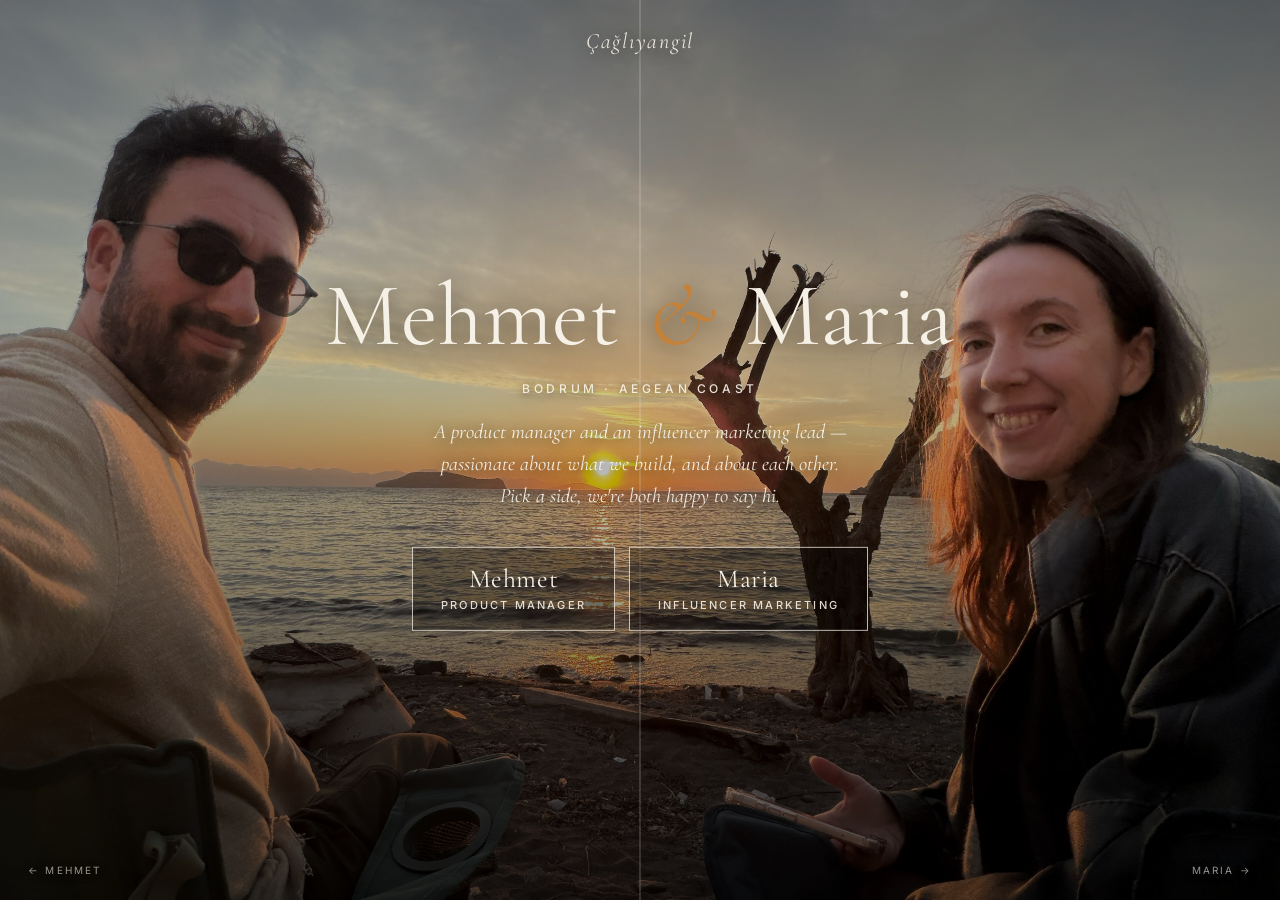
<file: index.html>
<!DOCTYPE html>
<html lang="en">
<head>
  <meta charset="UTF-8" />
  <title>Çağlıyangil</title>
  <meta http-equiv="refresh" content="0; url=./main/" />
  <link rel="canonical" href="./main/" />
</head>
<body>
  <p>Redirecting to <a href="./main/">main</a>…</p>
  <script>location.replace('./main/');</script>
</body>
</html>
</file>
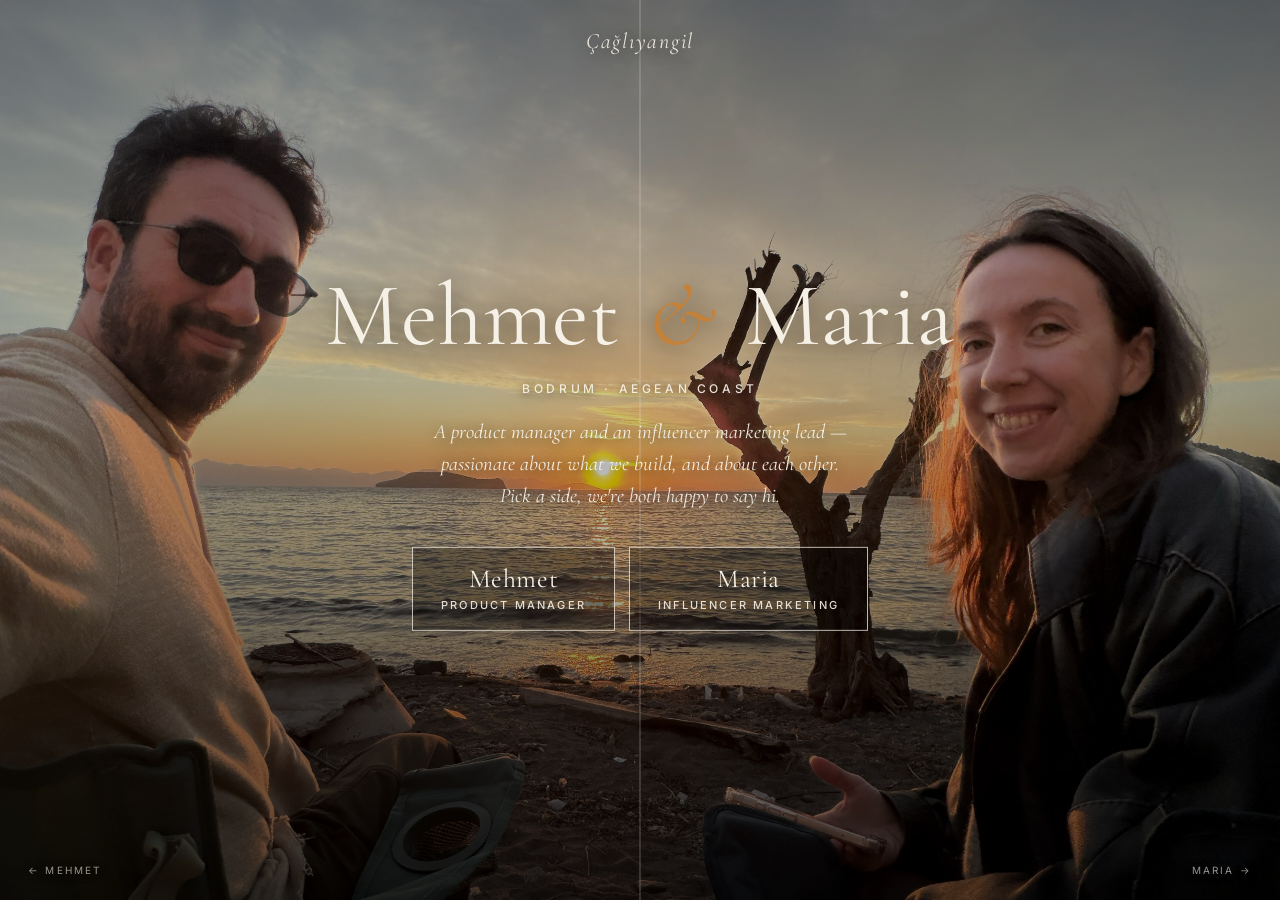
<file: main/index.html>
<!DOCTYPE html>
<html lang="en">
<head>
  <meta charset="UTF-8" />
  <meta name="viewport" content="width=device-width, initial-scale=1.0" />
  <title>Çağlıyangil · Mehmet & Maria</title>
  <link rel="preconnect" href="https://fonts.googleapis.com" />
  <link rel="preconnect" href="https://fonts.gstatic.com" crossorigin />
  <link href="https://fonts.googleapis.com/css2?family=Cormorant+Garamond:ital,wght@0,300;0,400;0,500;1,300;1,400&family=Inter:wght@300;400;500;600&display=swap" rel="stylesheet" />
  <link rel="stylesheet" href="./style.css" />
</head>
<body>
  <main class="split">
    <picture>
      <source media="(max-width: 720px)" srcset="./assets/IMG_0153.jpg" />
      <img src="./assets/IMG_4780.jpg" alt="Mehmet and Maria" class="hero" />
    </picture>

    <div class="overlay" aria-hidden="true"></div>

    <span class="brand">Çağlıyangil</span>

    <a class="half half-left desktop-only" href="https://mehmet.cagliyangil.com" aria-label="Mehmet's page"></a>
    <a class="half half-right desktop-only" href="https://maria.cagliyangil.com" aria-label="Maria's page"></a>

    <span class="divider desktop-only" aria-hidden="true"></span>

    <section class="center">
      <h1 class="center-title">
        <span class="title-desktop">Mehmet <span class="amp">&amp;</span> Maria</span>
        <span class="title-mobile">Maria <span class="amp">&amp;</span> Mehmet</span>
      </h1>
      <p class="center-sub">Bodrum · Aegean Coast</p>
      <p class="center-lede">
        A product manager and an influencer marketing lead — passionate about
        what we build, and about each other. Pick a side, we're both happy to
        say hi.
      </p>
      <div class="ctas">
        <a class="cta cta-mehmet" href="https://mehmet.cagliyangil.com">
          <span class="cta-label">Mehmet</span>
          <span class="cta-sub">Product Manager</span>
        </a>
        <a class="cta cta-maria" href="https://maria.cagliyangil.com">
          <span class="cta-label">Maria</span>
          <span class="cta-sub">Influencer Marketing</span>
        </a>
      </div>
    </section>

    <footer class="hints desktop-only">
      <span class="hint hint-left">← Mehmet</span>
      <span class="hint hint-right">Maria →</span>
    </footer>
  </main>
</body>
</html>
</file>
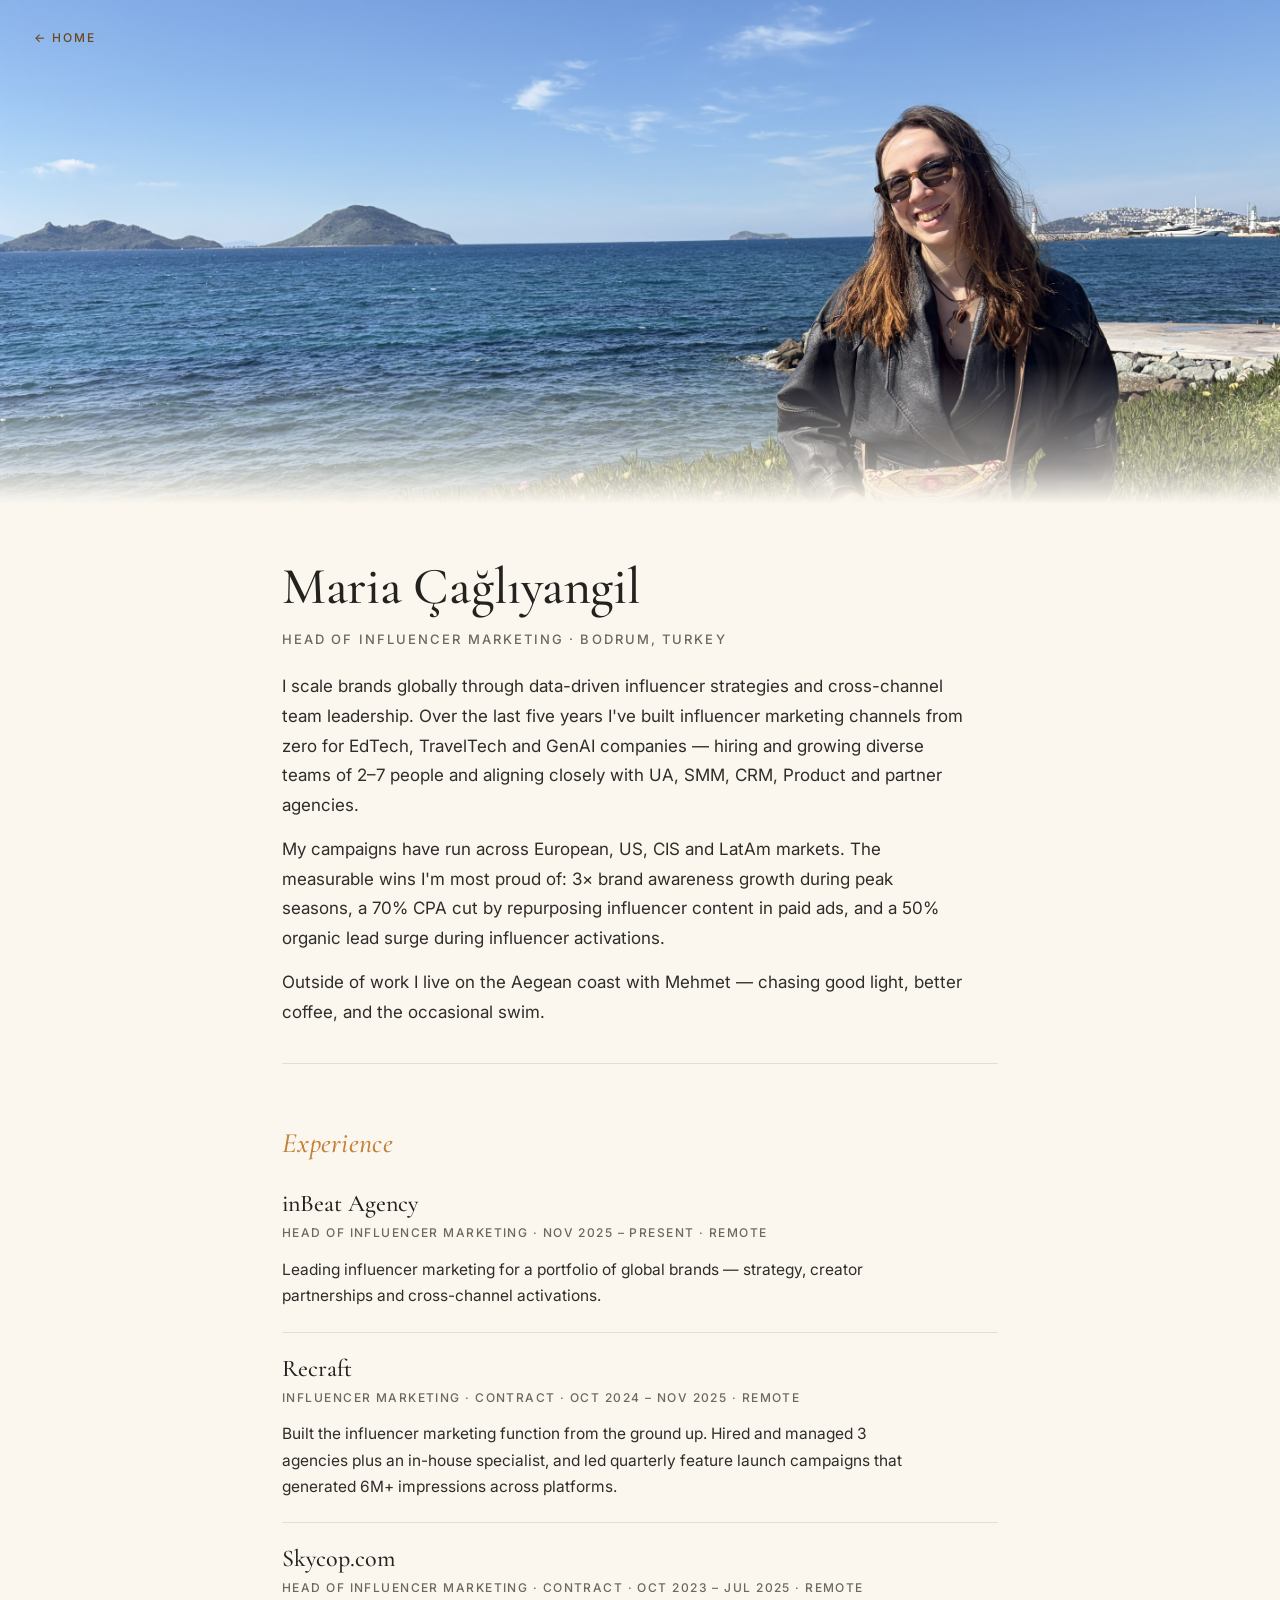
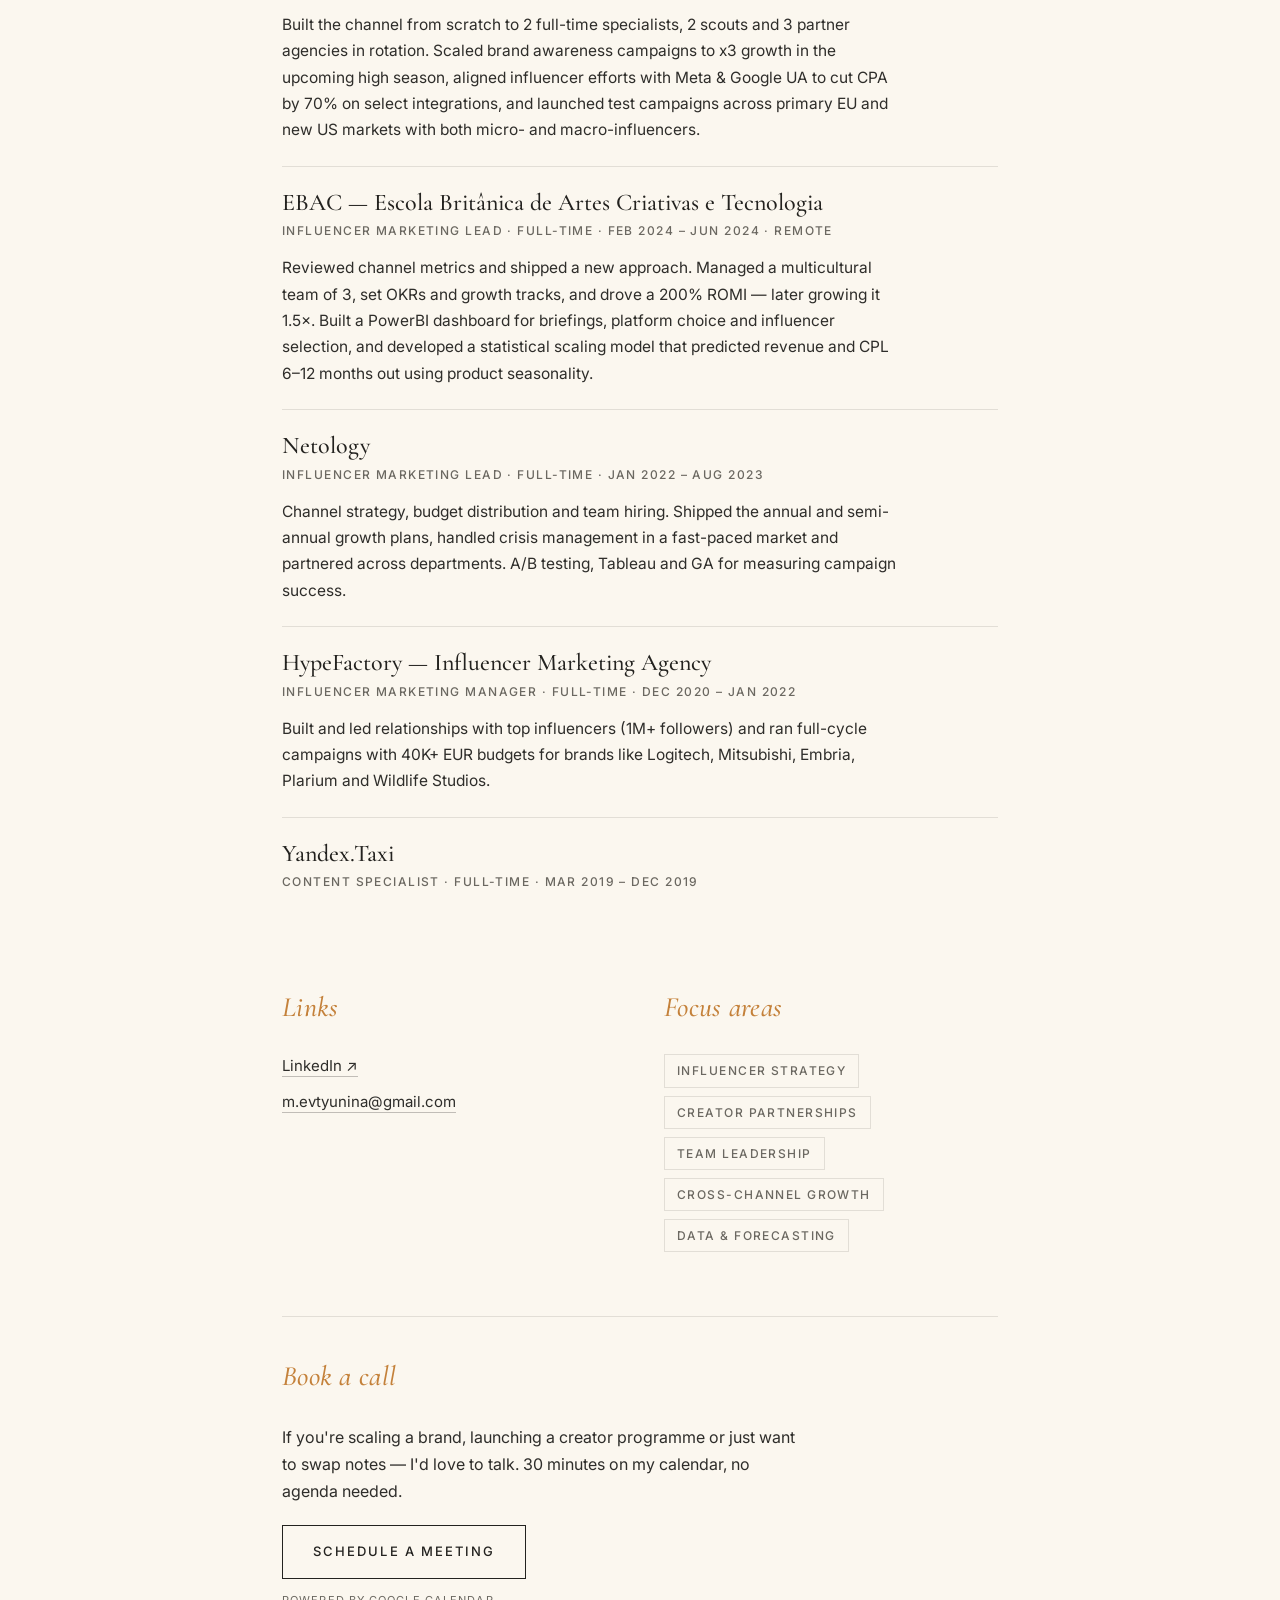
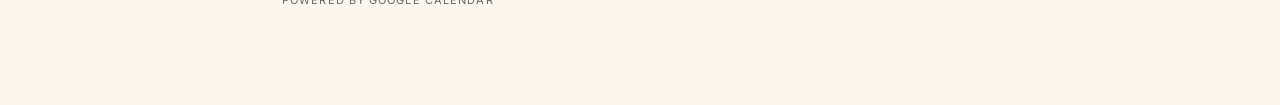
<file: maria/index.html>
<!DOCTYPE html>
<html lang="en">
<head>
  <meta charset="UTF-8" />
  <meta name="viewport" content="width=device-width, initial-scale=1.0" />
  <title>Maria Çağlıyangil · Head of Influencer Marketing</title>
  <link rel="preconnect" href="https://fonts.googleapis.com" />
  <link rel="preconnect" href="https://fonts.gstatic.com" crossorigin />
  <link href="https://fonts.googleapis.com/css2?family=Cormorant+Garamond:ital,wght@0,400;0,500;1,400;1,500&family=Inter:wght@300;400;500;600&display=swap" rel="stylesheet" />
  <link rel="stylesheet" href="./style.css" />
</head>
<body>
  <a class="back" href="https://cagliyangil.com">← Home</a>

  <section class="hero">
    <img src="./assets/IMG_4482.jpg" alt="Maria Çağlıyangil" class="hero-img" />
    <div class="hero-fade" aria-hidden="true"></div>
  </section>

  <main class="content">
    <header class="intro">
      <h1 class="name">Maria Çağlıyangil</h1>
      <p class="tagline">Head of Influencer Marketing · Bodrum, Turkey</p>
      <p class="bio">
        I scale brands globally through data-driven influencer strategies and
        cross-channel team leadership. Over the last five years I've built
        influencer marketing channels from zero for EdTech, TravelTech and
        GenAI companies — hiring and growing diverse teams of 2–7 people and
        aligning closely with UA, SMM, CRM, Product and partner agencies.
      </p>
      <p class="bio">
        My campaigns have run across European, US, CIS and LatAm markets. The
        measurable wins I'm most proud of: 3× brand awareness growth during
        peak seasons, a 70% CPA cut by repurposing influencer content in paid
        ads, and a 50% organic lead surge during influencer activations.
      </p>
      <p class="bio">
        Outside of work I live on the Aegean coast with Mehmet — chasing good
        light, better coffee, and the occasional swim.
      </p>
    </header>

    <section class="block">
      <h2 class="block-title">Experience</h2>

      <div class="company">
        <div class="company-head">
          <h3 class="company-name">inBeat Agency</h3>
          <span class="company-meta">Head of Influencer Marketing · Nov 2025 – Present · Remote</span>
        </div>
        <p class="role-desc">
          Leading influencer marketing for a portfolio of global brands —
          strategy, creator partnerships and cross-channel activations.
        </p>
      </div>

      <div class="company">
        <div class="company-head">
          <h3 class="company-name">Recraft</h3>
          <span class="company-meta">Influencer Marketing · Contract · Oct 2024 – Nov 2025 · Remote</span>
        </div>
        <p class="role-desc">
          Built the influencer marketing function from the ground up. Hired and
          managed 3 agencies plus an in-house specialist, and led quarterly
          feature launch campaigns that generated 6M+ impressions across
          platforms.
        </p>
      </div>

      <div class="company">
        <div class="company-head">
          <h3 class="company-name">Skycop.com</h3>
          <span class="company-meta">Head of Influencer Marketing · Contract · Oct 2023 – Jul 2025 · Remote</span>
        </div>
        <p class="role-desc">
          Built the channel from scratch to 2 full-time specialists, 2 scouts
          and 3 partner agencies in rotation. Scaled brand awareness campaigns
          to x3 growth in the upcoming high season, aligned influencer efforts
          with Meta &amp; Google UA to cut CPA by 70% on select integrations,
          and launched test campaigns across primary EU and new US markets
          with both micro- and macro-influencers.
        </p>
      </div>

      <div class="company">
        <div class="company-head">
          <h3 class="company-name">EBAC — Escola Britânica de Artes Criativas e Tecnologia</h3>
          <span class="company-meta">Influencer Marketing Lead · Full-time · Feb 2024 – Jun 2024 · Remote</span>
        </div>
        <p class="role-desc">
          Reviewed channel metrics and shipped a new approach. Managed a
          multicultural team of 3, set OKRs and growth tracks, and drove a
          200% ROMI — later growing it 1.5×. Built a PowerBI dashboard for
          briefings, platform choice and influencer selection, and developed a
          statistical scaling model that predicted revenue and CPL 6–12 months
          out using product seasonality.
        </p>
      </div>

      <div class="company">
        <div class="company-head">
          <h3 class="company-name">Netology</h3>
          <span class="company-meta">Influencer Marketing Lead · Full-time · Jan 2022 – Aug 2023</span>
        </div>
        <p class="role-desc">
          Channel strategy, budget distribution and team hiring. Shipped the
          annual and semi-annual growth plans, handled crisis management in a
          fast-paced market and partnered across departments. A/B testing,
          Tableau and GA for measuring campaign success.
        </p>
      </div>

      <div class="company">
        <div class="company-head">
          <h3 class="company-name">HypeFactory — Influencer Marketing Agency</h3>
          <span class="company-meta">Influencer Marketing Manager · Full-time · Dec 2020 – Jan 2022</span>
        </div>
        <p class="role-desc">
          Built and led relationships with top influencers (1M+ followers) and
          ran full-cycle campaigns with 40K+ EUR budgets for brands like
          Logitech, Mitsubishi, Embria, Plarium and Wildlife Studios.
        </p>
      </div>

      <div class="company">
        <div class="company-head">
          <h3 class="company-name">Yandex.Taxi</h3>
          <span class="company-meta">Content Specialist · Full-time · Mar 2019 – Dec 2019</span>
        </div>
      </div>
    </section>

    <div class="cols">
      <section class="col">
        <h2 class="block-title">Links</h2>
        <ul class="list">
          <li>
            <a href="https://www.linkedin.com/in/maria-evtyunina/" target="_blank" rel="noopener">LinkedIn ↗</a>
          </li>
          <li>
            <a href="mailto:m.evtyunina@gmail.com">m.evtyunina@gmail.com</a>
          </li>
        </ul>
      </section>

      <section class="col">
        <h2 class="block-title">Focus areas</h2>
        <ul class="list tags">
          <li>Influencer Strategy</li>
          <li>Creator Partnerships</li>
          <li>Team Leadership</li>
          <li>Cross-Channel Growth</li>
          <li>Data &amp; Forecasting</li>
        </ul>
      </section>
    </div>

    <section class="cta-block">
      <h2 class="block-title">Book a call</h2>
      <p class="cta-intro">
        If you're scaling a brand, launching a creator programme or just want
        to swap notes — I'd love to talk. 30 minutes on my calendar, no agenda
        needed.
      </p>
      <a
        class="btn"
        href="https://calendar.google.com/calendar/appointments/schedules/PLACEHOLDER_MARIA"
        target="_blank"
        rel="noopener"
      >
        Schedule a meeting
      </a>
      <p class="cta-note">Powered by Google Calendar</p>
    </section>
  </main>
</body>
</html>
</file>
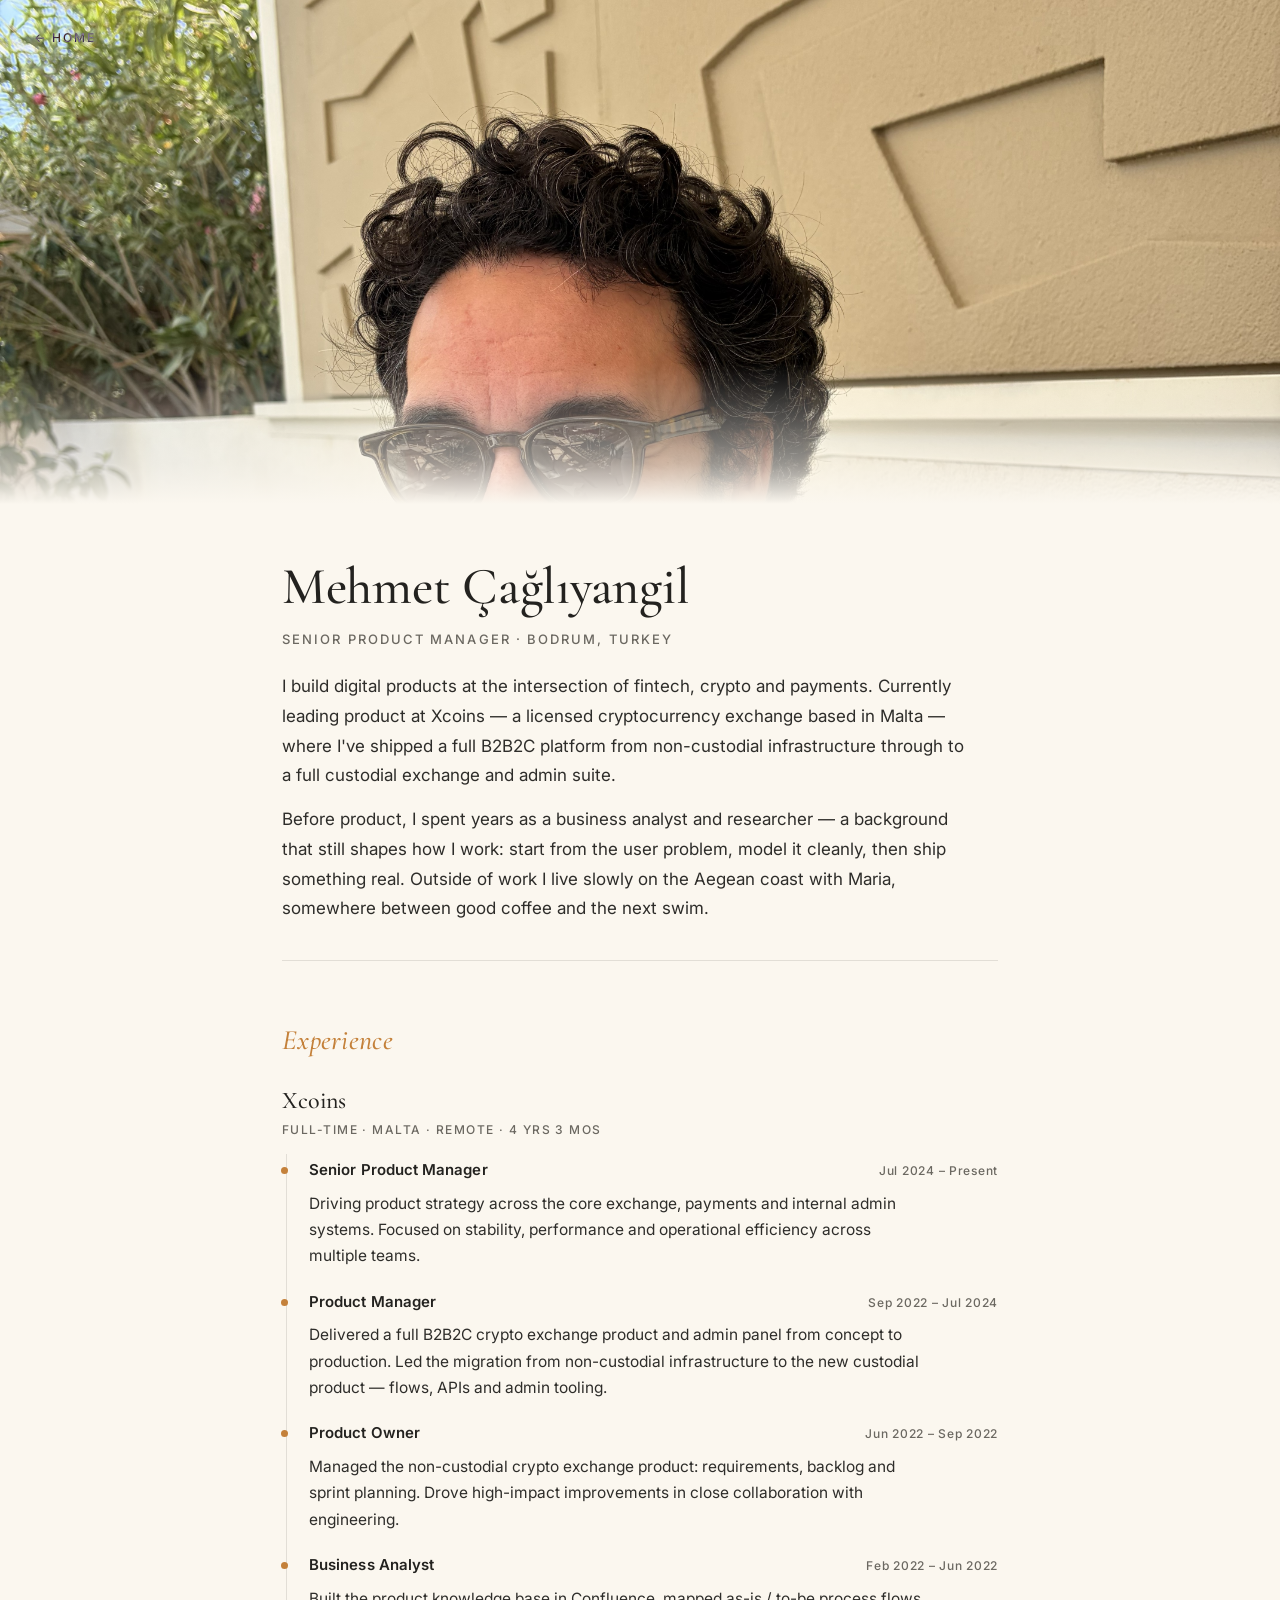
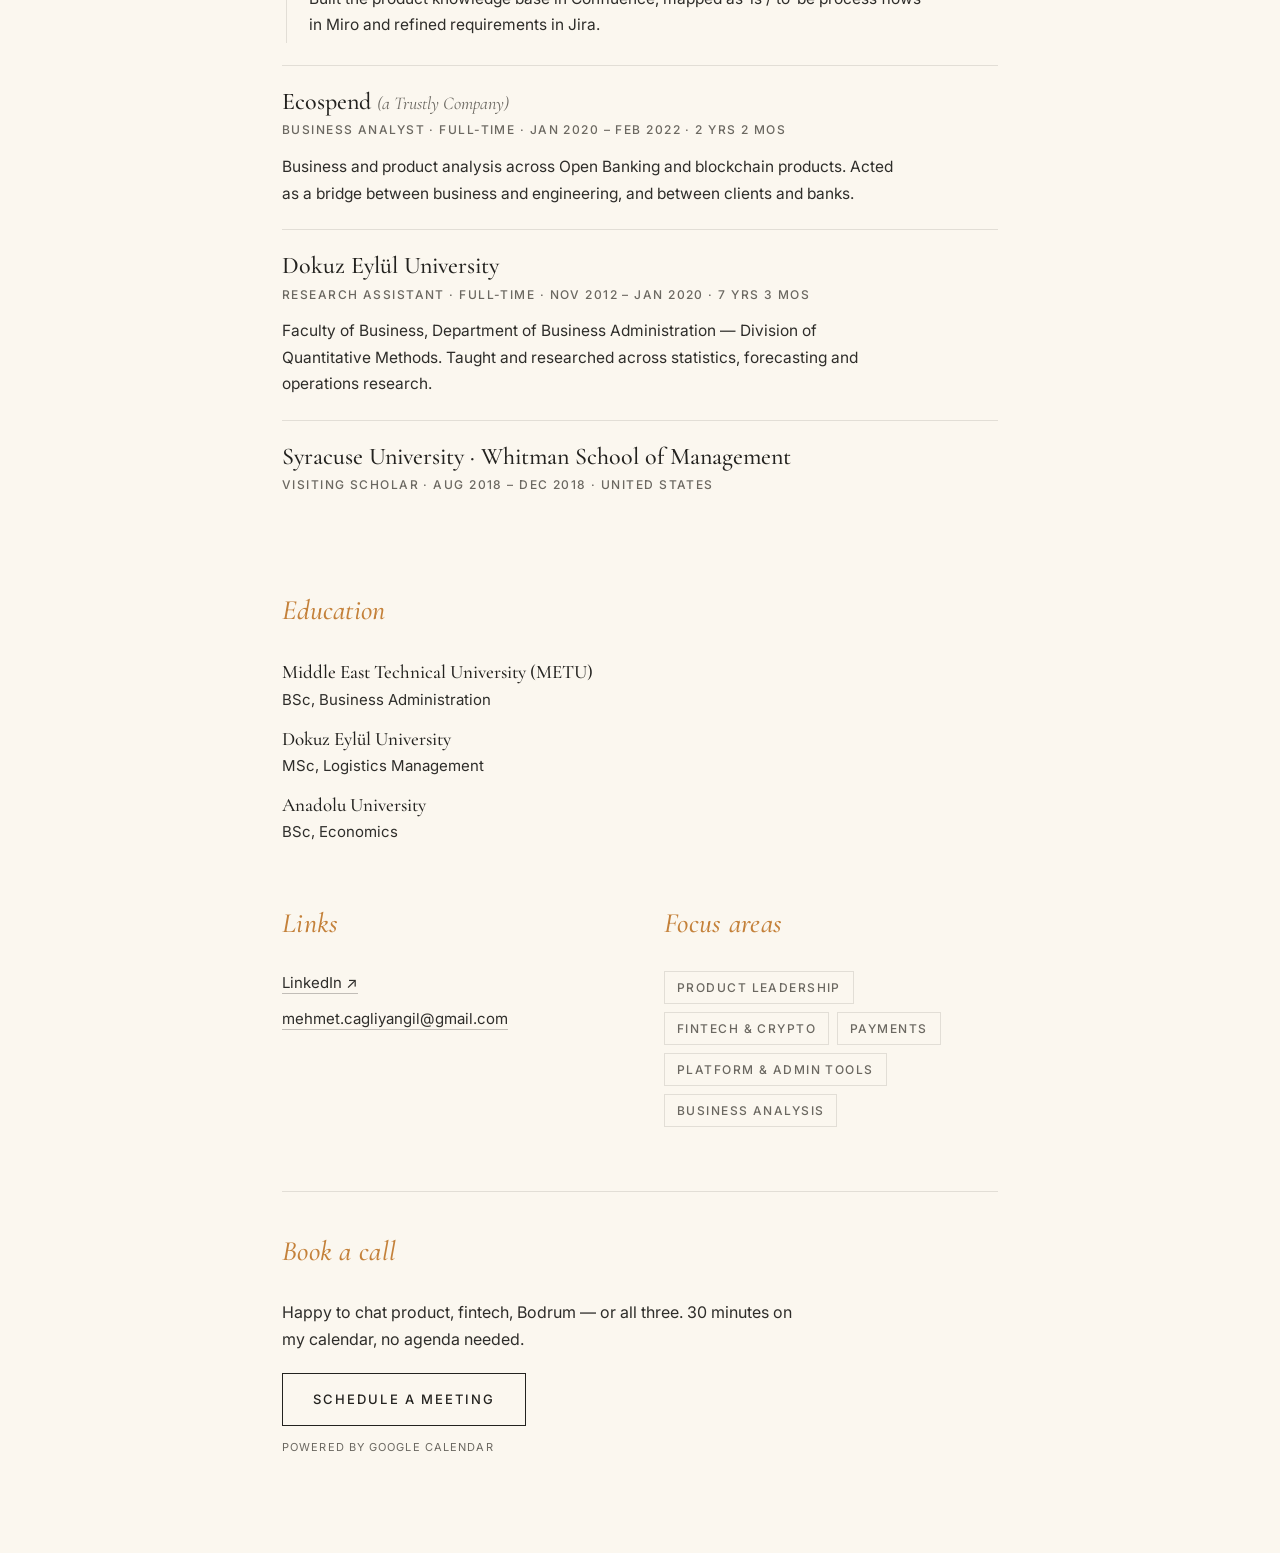
<file: mehmet/index.html>
<!DOCTYPE html>
<html lang="en">
<head>
  <meta charset="UTF-8" />
  <meta name="viewport" content="width=device-width, initial-scale=1.0" />
  <title>Mehmet Çağlıyangil · Senior Product Manager</title>
  <link rel="preconnect" href="https://fonts.googleapis.com" />
  <link rel="preconnect" href="https://fonts.gstatic.com" crossorigin />
  <link href="https://fonts.googleapis.com/css2?family=Cormorant+Garamond:ital,wght@0,400;0,500;1,400;1,500&family=Inter:wght@300;400;500;600&display=swap" rel="stylesheet" />
  <link rel="stylesheet" href="./style.css" />
</head>
<body>
  <a class="back" href="https://cagliyangil.com">← Home</a>

  <section class="hero">
    <img src="./assets/IMG_0256.jpg" alt="Mehmet Çağlıyangil" class="hero-img" />
    <div class="hero-fade" aria-hidden="true"></div>
  </section>

  <main class="content">
    <header class="intro">
      <h1 class="name">Mehmet Çağlıyangil</h1>
      <p class="tagline">Senior Product Manager · Bodrum, Turkey</p>
      <p class="bio">
        I build digital products at the intersection of fintech, crypto and
        payments. Currently leading product at Xcoins — a licensed cryptocurrency
        exchange based in Malta — where I've shipped a full B2B2C platform from
        non-custodial infrastructure through to a full custodial exchange and
        admin suite.
      </p>
      <p class="bio">
        Before product, I spent years as a business analyst and researcher —
        a background that still shapes how I work: start from the user problem,
        model it cleanly, then ship something real. Outside of work I live
        slowly on the Aegean coast with Maria, somewhere between good coffee
        and the next swim.
      </p>
    </header>

    <section class="block">
      <h2 class="block-title">Experience</h2>

      <div class="company">
        <div class="company-head">
          <h3 class="company-name">Xcoins</h3>
          <span class="company-meta">Full-time · Malta · Remote · 4 yrs 3 mos</span>
        </div>

        <ol class="roles">
          <li>
            <div class="role-head">
              <span class="role-title">Senior Product Manager</span>
              <span class="role-dates">Jul 2024 – Present</span>
            </div>
            <p class="role-desc">
              Driving product strategy across the core exchange, payments and
              internal admin systems. Focused on stability, performance and
              operational efficiency across multiple teams.
            </p>
          </li>
          <li>
            <div class="role-head">
              <span class="role-title">Product Manager</span>
              <span class="role-dates">Sep 2022 – Jul 2024</span>
            </div>
            <p class="role-desc">
              Delivered a full B2B2C crypto exchange product and admin panel
              from concept to production. Led the migration from non-custodial
              infrastructure to the new custodial product — flows, APIs and
              admin tooling.
            </p>
          </li>
          <li>
            <div class="role-head">
              <span class="role-title">Product Owner</span>
              <span class="role-dates">Jun 2022 – Sep 2022</span>
            </div>
            <p class="role-desc">
              Managed the non-custodial crypto exchange product: requirements,
              backlog and sprint planning. Drove high-impact improvements in
              close collaboration with engineering.
            </p>
          </li>
          <li>
            <div class="role-head">
              <span class="role-title">Business Analyst</span>
              <span class="role-dates">Feb 2022 – Jun 2022</span>
            </div>
            <p class="role-desc">
              Built the product knowledge base in Confluence, mapped as-is / to-be
              process flows in Miro and refined requirements in Jira.
            </p>
          </li>
        </ol>
      </div>

      <div class="company">
        <div class="company-head">
          <h3 class="company-name">Ecospend <span class="company-faint">(a Trustly Company)</span></h3>
          <span class="company-meta">Business Analyst · Full-time · Jan 2020 – Feb 2022 · 2 yrs 2 mos</span>
        </div>
        <p class="role-desc">
          Business and product analysis across Open Banking and blockchain
          products. Acted as a bridge between business and engineering, and
          between clients and banks.
        </p>
      </div>

      <div class="company">
        <div class="company-head">
          <h3 class="company-name">Dokuz Eylül University</h3>
          <span class="company-meta">Research Assistant · Full-time · Nov 2012 – Jan 2020 · 7 yrs 3 mos</span>
        </div>
        <p class="role-desc">
          Faculty of Business, Department of Business Administration — Division
          of Quantitative Methods. Taught and researched across statistics,
          forecasting and operations research.
        </p>
      </div>

      <div class="company">
        <div class="company-head">
          <h3 class="company-name">Syracuse University · Whitman School of Management</h3>
          <span class="company-meta">Visiting Scholar · Aug 2018 – Dec 2018 · United States</span>
        </div>
      </div>
    </section>

    <section class="block">
      <h2 class="block-title">Education</h2>
      <ul class="list">
        <li>
          <strong>Middle East Technical University (METU)</strong><br />
          BSc, Business Administration
        </li>
        <li>
          <strong>Dokuz Eylül University</strong><br />
          MSc, Logistics Management
        </li>
        <li>
          <strong>Anadolu University</strong><br />
          BSc, Economics
        </li>
      </ul>
    </section>

    <div class="cols">
      <section class="col">
        <h2 class="block-title">Links</h2>
        <ul class="list">
          <li>
            <a href="https://www.linkedin.com/in/cagliyangil/" target="_blank" rel="noopener">LinkedIn ↗</a>
          </li>
          <li>
            <a href="mailto:mehmet.cagliyangil@gmail.com">mehmet.cagliyangil@gmail.com</a>
          </li>
        </ul>
      </section>

      <section class="col">
        <h2 class="block-title">Focus areas</h2>
        <ul class="list tags">
          <li>Product Leadership</li>
          <li>Fintech &amp; Crypto</li>
          <li>Payments</li>
          <li>Platform &amp; Admin Tools</li>
          <li>Business Analysis</li>
        </ul>
      </section>
    </div>

    <section class="cta-block">
      <h2 class="block-title">Book a call</h2>
      <p class="cta-intro">
        Happy to chat product, fintech, Bodrum — or all three. 30 minutes on my
        calendar, no agenda needed.
      </p>
      <a
        class="btn"
        href="https://calendar.google.com/calendar/appointments/schedules/PLACEHOLDER_MEHMET"
        target="_blank"
        rel="noopener"
      >
        Schedule a meeting
      </a>
      <p class="cta-note">Powered by Google Calendar</p>
    </section>
  </main>
</body>
</html>
</file>
<file: main/style.css>
:root {
  --ivory: #f6f1e7;
  --charcoal: #2b2a26;
  --gold: #c4813a;
  --navy: #1a2340;
}

* {
  box-sizing: border-box;
  margin: 0;
  padding: 0;
}

html,
body {
  height: 100%;
  width: 100%;
  overflow: hidden;
  background: var(--charcoal);
  font-family: "Inter", system-ui, -apple-system, sans-serif;
  color: var(--ivory);
  -webkit-font-smoothing: antialiased;
  -moz-osx-font-smoothing: grayscale;
  text-rendering: optimizeLegibility;
}

.split {
  position: relative;
  width: 100vw;
  height: 100vh;
  overflow: hidden;
}

picture,
.hero {
  position: absolute;
  inset: 0;
  display: block;
  width: 100%;
  height: 100%;
  z-index: 1;
}

.hero {
  object-fit: cover;
  object-position: center;
}

.overlay {
  position: absolute;
  inset: 0;
  z-index: 5;
  pointer-events: none;
  background:
    linear-gradient(to bottom, rgba(0, 0, 0, 0.15) 0%, rgba(0, 0, 0, 0) 30%, rgba(0, 0, 0, 0.5) 100%),
    radial-gradient(ellipse at center, rgba(0, 0, 0, 0.08) 0%, rgba(0, 0, 0, 0.32) 100%);
}

.brand {
  position: absolute;
  top: 28px;
  left: 50%;
  transform: translateX(-50%);
  font-family: "Cormorant Garamond", serif;
  font-style: italic;
  font-weight: 400;
  font-size: 22px;
  color: rgba(246, 241, 231, 0.9);
  letter-spacing: 0.08em;
  z-index: 30;
  pointer-events: none;
  white-space: nowrap;
  text-shadow: 0 2px 16px rgba(0, 0, 0, 0.55);
}

.half {
  position: absolute;
  top: 0;
  height: 100%;
  width: 50%;
  z-index: 10;
  text-decoration: none;
  transition: background 0.5s ease;
}

.half-left { left: 0; }
.half-right { right: 0; }

.half::before {
  content: "";
  position: absolute;
  inset: 0;
  background: linear-gradient(to bottom, rgba(0, 0, 0, 0) 0%, rgba(0, 0, 0, 0.25) 100%);
  opacity: 0;
  transition: opacity 0.5s ease;
}

.half:hover::before,
.half:focus-visible::before {
  opacity: 1;
}

.divider {
  position: absolute;
  top: 0;
  left: 50%;
  transform: translateX(-50%);
  width: 1px;
  height: 100%;
  background: rgba(255, 255, 255, 0.3);
  z-index: 15;
  pointer-events: none;
}

.center {
  position: absolute;
  top: 50%;
  left: 50%;
  transform: translate(-50%, -50%);
  z-index: 20;
  pointer-events: none;
  text-align: center;
  color: var(--ivory);
  width: min(760px, 92vw);
  padding: 0 16px;
}

.center-title {
  font-family: "Cormorant Garamond", serif;
  font-weight: 400;
  font-size: clamp(48px, 7vw, 96px);
  line-height: 1.05;
  letter-spacing: 0.005em;
  text-shadow: 0 2px 24px rgba(0, 0, 0, 0.6);
}

.center-title .amp {
  font-style: italic;
  font-weight: 400;
  color: var(--gold);
  margin: 0 0.08em;
}

.title-mobile { display: none; }

.center-sub {
  margin-top: 18px;
  font-family: "Inter", sans-serif;
  font-weight: 500;
  font-size: 12px;
  letter-spacing: 0.3em;
  text-transform: uppercase;
  color: rgba(246, 241, 231, 0.92);
  text-shadow: 0 2px 10px rgba(0, 0, 0, 0.7);
}

.center-lede {
  margin: 20px auto 0;
  max-width: 48ch;
  font-family: "Cormorant Garamond", serif;
  font-style: italic;
  font-weight: 400;
  font-size: clamp(17px, 1.6vw, 21px);
  line-height: 1.55;
  color: rgba(246, 241, 231, 0.96);
  text-shadow: 0 2px 14px rgba(0, 0, 0, 0.65);
}

.ctas {
  margin-top: 36px;
  display: flex;
  gap: 14px;
  justify-content: center;
  flex-wrap: wrap;
}

.cta {
  pointer-events: auto;
  display: flex;
  flex-direction: column;
  align-items: center;
  justify-content: center;
  gap: 6px;
  min-width: 190px;
  padding: 18px 28px;
  border: 1px solid rgba(246, 241, 231, 0.75);
  background: rgba(0, 0, 0, 0.32);
  color: var(--ivory);
  text-decoration: none;
  transition: background 0.3s ease, border-color 0.3s ease, transform 0.3s ease;
}

.cta:hover,
.cta:focus-visible {
  background: var(--gold);
  border-color: var(--gold);
  transform: translateY(-2px);
}

.cta-label {
  font-family: "Cormorant Garamond", serif;
  font-weight: 400;
  font-size: 26px;
  letter-spacing: 0.02em;
  line-height: 1;
}

.cta-sub {
  font-family: "Inter", sans-serif;
  font-weight: 500;
  font-size: 11px;
  letter-spacing: 0.2em;
  text-transform: uppercase;
  opacity: 0.9;
}

.hints {
  position: absolute;
  inset: auto 0 0 0;
  display: flex;
  justify-content: space-between;
  padding: 24px 28px;
  z-index: 20;
  pointer-events: none;
}

.hint {
  font-family: "Inter", sans-serif;
  font-weight: 400;
  font-size: 10px;
  text-transform: uppercase;
  letter-spacing: 0.22em;
  color: var(--ivory);
  opacity: 0.6;
  text-shadow: 0 1px 8px rgba(0, 0, 0, 0.55);
}

@media (max-width: 720px) {
  .desktop-only {
    display: none !important;
  }

  .title-desktop { display: none; }
  .title-mobile { display: inline; }

  .hero {
    object-position: 32% 25%;
  }

  .overlay {
    background: linear-gradient(
      to bottom,
      rgba(0, 0, 0, 0) 42%,
      rgba(0, 0, 0, 0.6) 68%,
      rgba(0, 0, 0, 0.88) 100%
    );
  }

  .brand {
    font-size: 18px;
    top: 22px;
  }

  .center {
    top: auto;
    bottom: 5vh;
    transform: translateX(-50%);
    width: 94vw;
    max-width: 440px;
  }

  .center-title {
    font-size: 46px;
  }

  .center-sub {
    font-size: 11px;
    letter-spacing: 0.26em;
    margin-top: 12px;
  }

  .center-lede {
    font-size: 16px;
    margin-top: 14px;
    max-width: 36ch;
  }

  .ctas {
    flex-direction: row;
    gap: 10px;
    margin-top: 22px;
  }

  .cta {
    flex: 1;
    min-width: 0;
    padding: 14px 10px;
    gap: 4px;
  }

  .cta-mehmet { order: 2; }
  .cta-maria { order: 1; }

  .cta-label {
    font-size: 22px;
  }

  .cta-sub {
    font-size: 10px;
    letter-spacing: 0.18em;
  }
}

@media (max-width: 720px) and (max-height: 720px) {
  .center-lede { display: none; }
}
</file>
<file: maria/style.css>
:root {
  --ivory: #f6f1e7;
  --paper: #fbf7ef;
  --charcoal: #23221f;
  --text: #2e2d2a;
  --muted: #6b6861;
  --gold: #c4813a;
  --navy: #1a2340;
  --rule: rgba(43, 42, 38, 0.12);
}

* {
  box-sizing: border-box;
  margin: 0;
  padding: 0;
}

html,
body {
  background: var(--paper);
  color: var(--text);
  font-family: "Inter", system-ui, -apple-system, sans-serif;
  font-weight: 400;
  font-size: 17px;
  line-height: 1.65;
  -webkit-font-smoothing: antialiased;
  -moz-osx-font-smoothing: grayscale;
  text-rendering: optimizeLegibility;
}

a {
  color: inherit;
  text-decoration: none;
}

.back {
  position: fixed;
  top: 22px;
  left: 24px;
  z-index: 50;
  font-family: "Inter", sans-serif;
  font-weight: 500;
  font-size: 12px;
  letter-spacing: 0.16em;
  text-transform: uppercase;
  color: var(--ivory);
  mix-blend-mode: difference;
  padding: 6px 10px;
  transition: opacity 0.3s ease;
  opacity: 0.9;
}

.back:hover {
  opacity: 1;
}

.hero {
  position: relative;
  width: 100%;
  height: 56vh;
  min-height: 420px;
  max-height: 720px;
  overflow: hidden;
}

.hero-img {
  width: 100%;
  height: 100%;
  object-fit: cover;
  object-position: center 28%;
  display: block;
}

.hero-fade {
  position: absolute;
  inset: 0;
  pointer-events: none;
  background: linear-gradient(
    to bottom,
    rgba(251, 247, 239, 0) 72%,
    rgba(251, 247, 239, 0.6) 92%,
    var(--paper) 100%
  );
}

.content {
  max-width: 780px;
  margin: 0 auto;
  padding: 56px 32px 96px;
}

.intro {
  border-bottom: 1px solid var(--rule);
  padding-bottom: 36px;
}

.name {
  font-family: "Cormorant Garamond", serif;
  font-weight: 500;
  font-size: 52px;
  line-height: 1.05;
  letter-spacing: -0.005em;
  color: var(--charcoal);
}

.tagline {
  margin-top: 14px;
  font-family: "Inter", sans-serif;
  font-weight: 500;
  font-size: 13px;
  letter-spacing: 0.16em;
  text-transform: uppercase;
  color: var(--muted);
}

.bio {
  margin-top: 22px;
  font-family: "Inter", sans-serif;
  font-weight: 400;
  font-size: 17px;
  line-height: 1.75;
  max-width: 62ch;
  color: var(--text);
}

.bio + .bio {
  margin-top: 14px;
}

.block {
  margin-top: 56px;
}

.block-title {
  font-family: "Cormorant Garamond", serif;
  font-weight: 500;
  font-style: italic;
  font-size: 28px;
  color: var(--gold);
  margin-bottom: 24px;
  letter-spacing: 0.01em;
}

.company {
  padding: 22px 0;
  border-top: 1px solid var(--rule);
}

.company:first-of-type {
  border-top: none;
  padding-top: 0;
}

.company-head {
  display: flex;
  flex-direction: column;
  gap: 4px;
  margin-bottom: 14px;
}

.company-name {
  font-family: "Cormorant Garamond", serif;
  font-weight: 500;
  font-size: 24px;
  line-height: 1.2;
  color: var(--charcoal);
}

.company-faint {
  color: var(--muted);
  font-weight: 400;
  font-size: 18px;
  font-style: italic;
}

.company-meta {
  font-family: "Inter", sans-serif;
  font-weight: 500;
  font-size: 12px;
  letter-spacing: 0.12em;
  text-transform: uppercase;
  color: var(--muted);
}

.roles {
  list-style: none;
  display: flex;
  flex-direction: column;
  gap: 20px;
  border-left: 1px solid var(--rule);
  padding: 4px 0 4px 22px;
  margin-left: 4px;
}

.roles li {
  position: relative;
}

.roles li::before {
  content: "";
  position: absolute;
  top: 9px;
  left: -28px;
  width: 7px;
  height: 7px;
  border-radius: 50%;
  background: var(--gold);
}

.role-head {
  display: flex;
  align-items: baseline;
  justify-content: space-between;
  gap: 14px;
  flex-wrap: wrap;
}

.role-title {
  font-family: "Inter", sans-serif;
  font-weight: 600;
  font-size: 15px;
  letter-spacing: 0.005em;
  color: var(--charcoal);
}

.role-dates {
  font-family: "Inter", sans-serif;
  font-weight: 500;
  font-size: 12px;
  letter-spacing: 0.06em;
  color: var(--muted);
  white-space: nowrap;
}

.role-desc {
  margin-top: 8px;
  font-family: "Inter", sans-serif;
  font-weight: 400;
  font-size: 15.5px;
  line-height: 1.7;
  max-width: 62ch;
  color: var(--text);
}

.list {
  list-style: none;
  display: flex;
  flex-direction: column;
  gap: 12px;
}

.list li {
  font-family: "Inter", sans-serif;
  font-weight: 400;
  font-size: 15px;
  line-height: 1.6;
}

.list li strong {
  font-family: "Cormorant Garamond", serif;
  font-weight: 500;
  font-size: 19px;
  color: var(--charcoal);
}

.list a {
  border-bottom: 1px solid rgba(43, 42, 38, 0.28);
  transition: border-color 0.25s ease, color 0.25s ease;
  padding-bottom: 1px;
}

.list a:hover {
  color: var(--gold);
  border-bottom-color: var(--gold);
}

.list.tags {
  flex-direction: row;
  flex-wrap: wrap;
  gap: 8px;
}

.list.tags li {
  font-size: 12px;
  font-weight: 500;
  letter-spacing: 0.12em;
  text-transform: uppercase;
  padding: 6px 12px;
  border: 1px solid var(--rule);
  color: var(--muted);
}

.cols {
  display: grid;
  grid-template-columns: 1fr 1fr;
  gap: 48px;
  margin-top: 56px;
}

.cta-block {
  margin-top: 64px;
  padding-top: 36px;
  border-top: 1px solid var(--rule);
}

.cta-intro {
  font-family: "Inter", sans-serif;
  font-weight: 400;
  font-size: 16px;
  line-height: 1.7;
  max-width: 52ch;
  color: var(--text);
  margin-bottom: 20px;
}

.btn {
  display: inline-block;
  padding: 15px 30px;
  font-family: "Inter", sans-serif;
  font-weight: 500;
  font-size: 13px;
  letter-spacing: 0.16em;
  text-transform: uppercase;
  color: var(--charcoal);
  background: transparent;
  border: 1px solid var(--charcoal);
  transition: background 0.3s ease, color 0.3s ease, border-color 0.3s ease;
  cursor: pointer;
}

.btn:hover,
.btn:focus-visible {
  background: var(--gold);
  color: var(--ivory);
  border-color: var(--gold);
}

.cta-note {
  margin-top: 12px;
  font-family: "Inter", sans-serif;
  font-weight: 400;
  font-size: 11px;
  letter-spacing: 0.1em;
  text-transform: uppercase;
  color: var(--muted);
}

@media (max-width: 720px) {
  body {
    font-size: 16px;
  }

  .hero {
    height: 48vh;
    min-height: 340px;
  }

  .hero-img {
    object-position: center 28%;
  }

  .content {
    padding: 40px 22px 72px;
  }

  .name {
    font-size: 38px;
  }

  .bio {
    font-size: 16px;
  }

  .block {
    margin-top: 44px;
  }

  .block-title {
    font-size: 24px;
    margin-bottom: 20px;
  }

  .company-name {
    font-size: 21px;
  }

  .role-head {
    flex-direction: column;
    gap: 2px;
  }

  .role-dates {
    font-size: 11px;
  }

  .cols {
    grid-template-columns: 1fr;
    gap: 36px;
    margin-top: 44px;
  }

  .back {
    top: 16px;
    left: 16px;
    font-size: 11px;
  }

  .btn {
    width: 100%;
    text-align: center;
    padding: 16px 20px;
  }
}
</file>
<file: mehmet/style.css>
:root {
  --ivory: #f6f1e7;
  --paper: #fbf7ef;
  --charcoal: #23221f;
  --text: #2e2d2a;
  --muted: #6b6861;
  --gold: #c4813a;
  --navy: #1a2340;
  --rule: rgba(43, 42, 38, 0.12);
}

* {
  box-sizing: border-box;
  margin: 0;
  padding: 0;
}

html,
body {
  background: var(--paper);
  color: var(--text);
  font-family: "Inter", system-ui, -apple-system, sans-serif;
  font-weight: 400;
  font-size: 17px;
  line-height: 1.65;
  -webkit-font-smoothing: antialiased;
  -moz-osx-font-smoothing: grayscale;
  text-rendering: optimizeLegibility;
}

a {
  color: inherit;
  text-decoration: none;
}

.back {
  position: fixed;
  top: 22px;
  left: 24px;
  z-index: 50;
  font-family: "Inter", sans-serif;
  font-weight: 500;
  font-size: 12px;
  letter-spacing: 0.16em;
  text-transform: uppercase;
  color: var(--ivory);
  mix-blend-mode: difference;
  padding: 6px 10px;
  transition: opacity 0.3s ease;
  opacity: 0.9;
}

.back:hover {
  opacity: 1;
}

.hero {
  position: relative;
  width: 100%;
  height: 56vh;
  min-height: 420px;
  max-height: 720px;
  overflow: hidden;
}

.hero-img {
  width: 100%;
  height: 100%;
  object-fit: cover;
  object-position: center 28%;
  display: block;
}

.hero-fade {
  position: absolute;
  inset: 0;
  pointer-events: none;
  background: linear-gradient(
    to bottom,
    rgba(251, 247, 239, 0) 72%,
    rgba(251, 247, 239, 0.6) 92%,
    var(--paper) 100%
  );
}

.content {
  max-width: 780px;
  margin: 0 auto;
  padding: 56px 32px 96px;
}

.intro {
  border-bottom: 1px solid var(--rule);
  padding-bottom: 36px;
}

.name {
  font-family: "Cormorant Garamond", serif;
  font-weight: 500;
  font-size: 52px;
  line-height: 1.05;
  letter-spacing: -0.005em;
  color: var(--charcoal);
}

.tagline {
  margin-top: 14px;
  font-family: "Inter", sans-serif;
  font-weight: 500;
  font-size: 13px;
  letter-spacing: 0.16em;
  text-transform: uppercase;
  color: var(--muted);
}

.bio {
  margin-top: 22px;
  font-family: "Inter", sans-serif;
  font-weight: 400;
  font-size: 17px;
  line-height: 1.75;
  max-width: 62ch;
  color: var(--text);
}

.bio + .bio {
  margin-top: 14px;
}

.block {
  margin-top: 56px;
}

.block-title {
  font-family: "Cormorant Garamond", serif;
  font-weight: 500;
  font-style: italic;
  font-size: 28px;
  color: var(--gold);
  margin-bottom: 24px;
  letter-spacing: 0.01em;
}

.company {
  padding: 22px 0;
  border-top: 1px solid var(--rule);
}

.company:first-of-type {
  border-top: none;
  padding-top: 0;
}

.company-head {
  display: flex;
  flex-direction: column;
  gap: 4px;
  margin-bottom: 14px;
}

.company-name {
  font-family: "Cormorant Garamond", serif;
  font-weight: 500;
  font-size: 24px;
  line-height: 1.2;
  color: var(--charcoal);
}

.company-faint {
  color: var(--muted);
  font-weight: 400;
  font-size: 18px;
  font-style: italic;
}

.company-meta {
  font-family: "Inter", sans-serif;
  font-weight: 500;
  font-size: 12px;
  letter-spacing: 0.12em;
  text-transform: uppercase;
  color: var(--muted);
}

.roles {
  list-style: none;
  display: flex;
  flex-direction: column;
  gap: 20px;
  border-left: 1px solid var(--rule);
  padding: 4px 0 4px 22px;
  margin-left: 4px;
}

.roles li {
  position: relative;
}

.roles li::before {
  content: "";
  position: absolute;
  top: 9px;
  left: -28px;
  width: 7px;
  height: 7px;
  border-radius: 50%;
  background: var(--gold);
}

.role-head {
  display: flex;
  align-items: baseline;
  justify-content: space-between;
  gap: 14px;
  flex-wrap: wrap;
}

.role-title {
  font-family: "Inter", sans-serif;
  font-weight: 600;
  font-size: 15px;
  letter-spacing: 0.005em;
  color: var(--charcoal);
}

.role-dates {
  font-family: "Inter", sans-serif;
  font-weight: 500;
  font-size: 12px;
  letter-spacing: 0.06em;
  color: var(--muted);
  white-space: nowrap;
}

.role-desc {
  margin-top: 8px;
  font-family: "Inter", sans-serif;
  font-weight: 400;
  font-size: 15.5px;
  line-height: 1.7;
  max-width: 62ch;
  color: var(--text);
}

.list {
  list-style: none;
  display: flex;
  flex-direction: column;
  gap: 12px;
}

.list li {
  font-family: "Inter", sans-serif;
  font-weight: 400;
  font-size: 15px;
  line-height: 1.6;
}

.list li strong {
  font-family: "Cormorant Garamond", serif;
  font-weight: 500;
  font-size: 19px;
  color: var(--charcoal);
}

.list a {
  border-bottom: 1px solid rgba(43, 42, 38, 0.28);
  transition: border-color 0.25s ease, color 0.25s ease;
  padding-bottom: 1px;
}

.list a:hover {
  color: var(--gold);
  border-bottom-color: var(--gold);
}

.list.tags {
  flex-direction: row;
  flex-wrap: wrap;
  gap: 8px;
}

.list.tags li {
  font-size: 12px;
  font-weight: 500;
  letter-spacing: 0.12em;
  text-transform: uppercase;
  padding: 6px 12px;
  border: 1px solid var(--rule);
  color: var(--muted);
}

.cols {
  display: grid;
  grid-template-columns: 1fr 1fr;
  gap: 48px;
  margin-top: 56px;
}

.cta-block {
  margin-top: 64px;
  padding-top: 36px;
  border-top: 1px solid var(--rule);
}

.cta-intro {
  font-family: "Inter", sans-serif;
  font-weight: 400;
  font-size: 16px;
  line-height: 1.7;
  max-width: 52ch;
  color: var(--text);
  margin-bottom: 20px;
}

.btn {
  display: inline-block;
  padding: 15px 30px;
  font-family: "Inter", sans-serif;
  font-weight: 500;
  font-size: 13px;
  letter-spacing: 0.16em;
  text-transform: uppercase;
  color: var(--charcoal);
  background: transparent;
  border: 1px solid var(--charcoal);
  transition: background 0.3s ease, color 0.3s ease, border-color 0.3s ease;
  cursor: pointer;
}

.btn:hover,
.btn:focus-visible {
  background: var(--gold);
  color: var(--ivory);
  border-color: var(--gold);
}

.cta-note {
  margin-top: 12px;
  font-family: "Inter", sans-serif;
  font-weight: 400;
  font-size: 11px;
  letter-spacing: 0.1em;
  text-transform: uppercase;
  color: var(--muted);
}

@media (max-width: 720px) {
  body {
    font-size: 16px;
  }

  .hero {
    height: 48vh;
    min-height: 340px;
  }

  .hero-img {
    object-position: center 28%;
  }

  .content {
    padding: 40px 22px 72px;
  }

  .name {
    font-size: 38px;
  }

  .bio {
    font-size: 16px;
  }

  .block {
    margin-top: 44px;
  }

  .block-title {
    font-size: 24px;
    margin-bottom: 20px;
  }

  .company-name {
    font-size: 21px;
  }

  .role-head {
    flex-direction: column;
    gap: 2px;
  }

  .role-dates {
    font-size: 11px;
  }

  .cols {
    grid-template-columns: 1fr;
    gap: 36px;
    margin-top: 44px;
  }

  .back {
    top: 16px;
    left: 16px;
    font-size: 11px;
  }

  .btn {
    width: 100%;
    text-align: center;
    padding: 16px 20px;
  }
}
</file>
